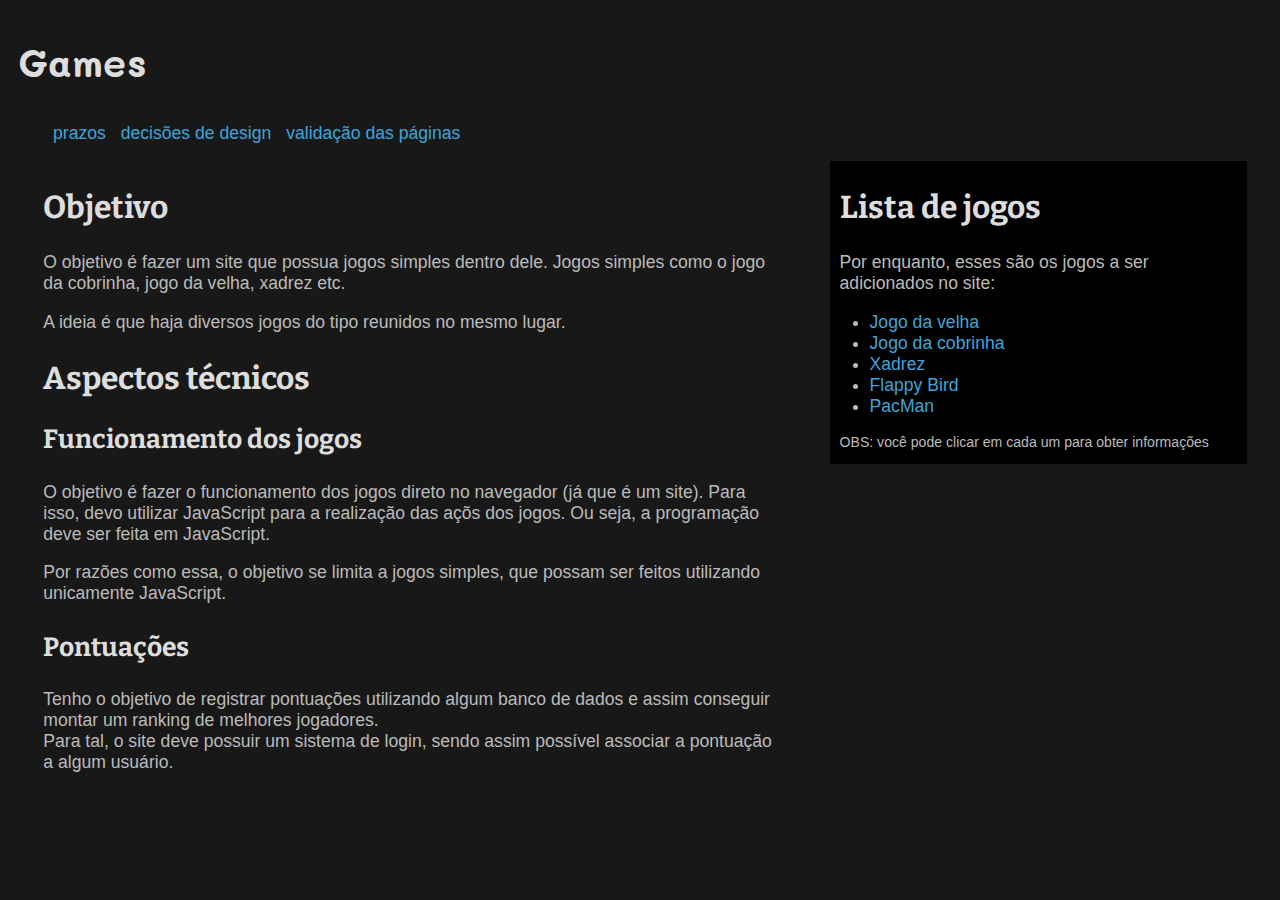
<file: index.html>
<!DOCTYPE html>
<html lang="pt-br">
<head>
    <meta charset="UTF-8">
    <meta http-equiv="X-UA-Compatible" content="IE=edge">
    <meta name="viewport" content="width=device-width, initial-scale=1.0">
    <title>Tema projeto</title>
    <link rel="shortcut icon" href="favicon.ico" type="image/x-icon">
    <link rel="stylesheet" href="css/style.css">
</head>
<body>
    <h1 id="games">Games</h1>
    <nav>
        <ul>
            <li><a href="parte-tecnica/prazos.html" target="_self" rel="next">prazos</a></li>
            <li><a href="parte-tecnica/design.html">decisões de design</a></li>
            <li><a href="parte-tecnica/validacao.html" target="_self" rel="next">validação das páginas</a></li>
        </ul>
    </nav>
    <div id="main">
    <article>
        <section>
            <h2>Objetivo</h2>
            <p>O objetivo é fazer um site que possua jogos simples dentro dele. Jogos simples como o jogo da cobrinha, jogo da velha, xadrez etc.</p>
            <p>A ideia é que haja diversos jogos do tipo reunidos no mesmo lugar.</p>
        </section>
    </article>

    <article>
        <h2>Aspectos técnicos</h2>
            <section>
                <h3>Funcionamento dos jogos</h3>
                <p>O objetivo é fazer o funcionamento dos jogos direto no navegador (já que é um site). Para isso, devo utilizar JavaScript para a realização das açõs dos jogos. Ou seja, a programação deve ser feita em JavaScript.</p>
                <p>Por razões como essa, o objetivo se limita a jogos simples, que possam ser feitos utilizando unicamente JavaScript.</p>
            </section>
            <section>
                <h3>Pontuações</h3>
                <p>Tenho o objetivo de registrar pontuações utilizando algum banco de dados e assim conseguir montar um ranking de melhores jogadores. <br>
                Para tal, o site deve possuir um sistema de login, sendo assim possível associar a pontuação a algum usuário.</p>
            </section>
        </article>
    </div>

    <div id="col2">
        <aside>
            <section>
                <h2>Lista de jogos</h2>
                <p>Por enquanto, esses são os jogos a ser adicionados no site:</p>
                <ul>
                    <li><a href="explicacoes/jogodavelha.html" target="_self" rel="next">Jogo da velha</a></li>
                    <li><a href="explicacoes/cobrinha.html" target="_self" rel="next">Jogo da cobrinha</a></li>
                    <li><a href="explicacoes/xadrex.html" target="_self" rel="next">Xadrez</a></li>
                    <li><a href="explicacoes/flappybird.html" target="_self" rel="next">Flappy Bird</a></li>
                    <li><a href="explicacoes/pacman.html" target="_self" rel="next">PacMan</a></li>
                </ul>
                <p id="OBS">OBS: você pode clicar em cada um para obter informações</p>
            </section>
        </aside>

</body>
</html>
</file>
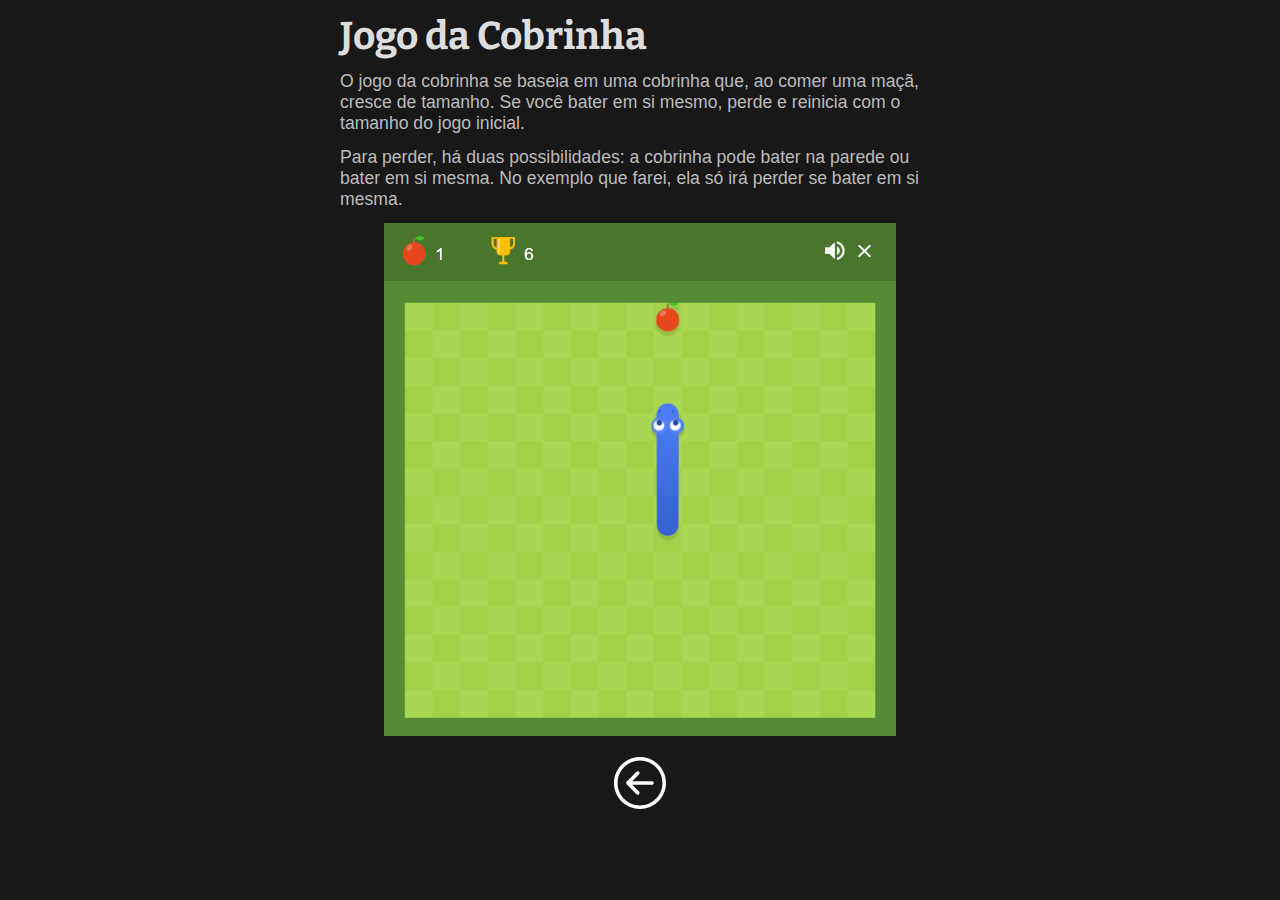
<file: explicacoes/cobrinha.html>
<!DOCTYPE html>
<html lang="pt-br">
<head>
    <meta charset="UTF-8">
    <meta http-equiv="X-UA-Compatible" content="IE=edge">
    <meta name="viewport" content="width=device-width, initial-scale=1.0">
    <title>Jogo da Cobrinha</title>
    <link rel="stylesheet" href="../css/explicacoes.css">
    <link rel="stylesheet" href="../css/style.css">
</head>
<body>
    
    <h1>Jogo da Cobrinha</h1>
    <p>O jogo da cobrinha se baseia em uma cobrinha que, ao comer uma maçã, cresce de tamanho. Se você bater em si mesmo, perde e reinicia com o tamanho do jogo inicial.</p>
    <p>Para perder, há duas possibilidades:
        a cobrinha pode bater na parede ou bater em si mesma.
        No exemplo que farei, ela só irá perder se bater em si mesma.
    </p>
    <picture>
        <source media="(max-width: 480px)" srcset="../imagens/jogo_da_cobrinha_256.png" type="image/png">
        <source media="(max-width: 680px)" srcset="../imagens/jogo_da_cobrinha_350.png" type="image/png">
        <img src="../imagens/jogo_da_cobrinha_512.png" alt="jogo da cobrinha">
    </picture>
    <br>
    <a href="../index.html" target="_self" rel="prev"><img src="../imagens/back-button.svg" alt="Botão voltar" id="back"></a>
</body>
</html>
</file>
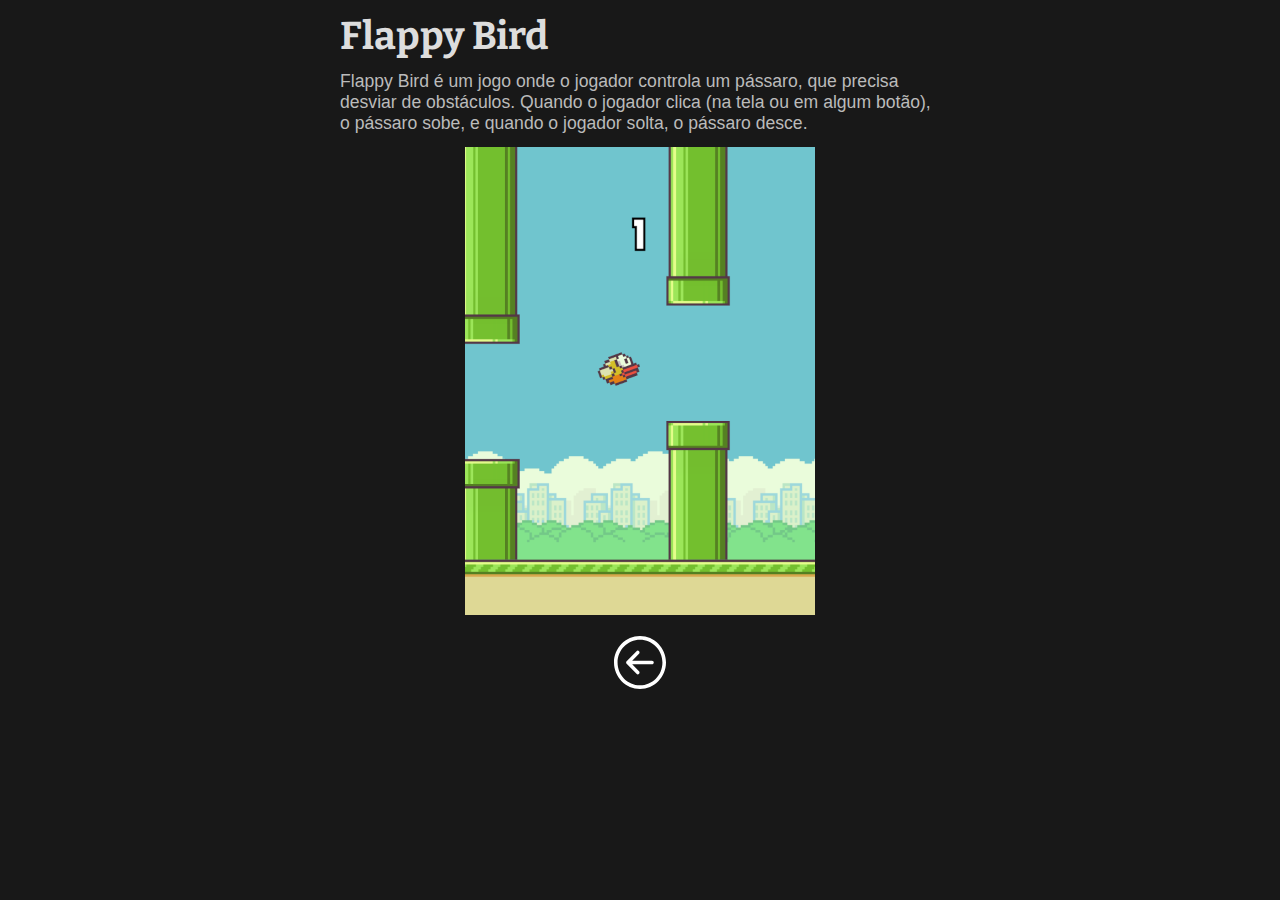
<file: explicacoes/flappybird.html>
<!DOCTYPE html>
<html lang="pt-br">
<head>
    <meta charset="UTF-8">
    <meta http-equiv="X-UA-Compatible" content="IE=edge">
    <meta name="viewport" content="width=device-width, initial-scale=1.0">
    <title>Flappy Bird</title>
    <link rel="stylesheet" href="../css/explicacoes.css">
    <link rel="stylesheet" href="../css/style.css">
</head>
<body>
    <h1>Flappy Bird</h1>
    <p>Flappy Bird é um jogo onde o jogador controla um pássaro, que precisa desviar de obstáculos. Quando o jogador clica (na tela ou em algum botão), o pássaro sobe, e quando o jogador solta, o pássaro desce.</p>

    <picture>
        <source media="(max-width: 680px)" srcset="../imagens/flappy_bird_256.png" type="image/png">
        <img src="../imagens/flappy_bird_350.png" alt="Flappy Bird">
    </picture>
    <br>
    <a href="../index.html" target="_self" rel="prev"><img src="../imagens/back-button.svg" alt="Botão voltar" id="back"></a>
</body>
</html>
</file>
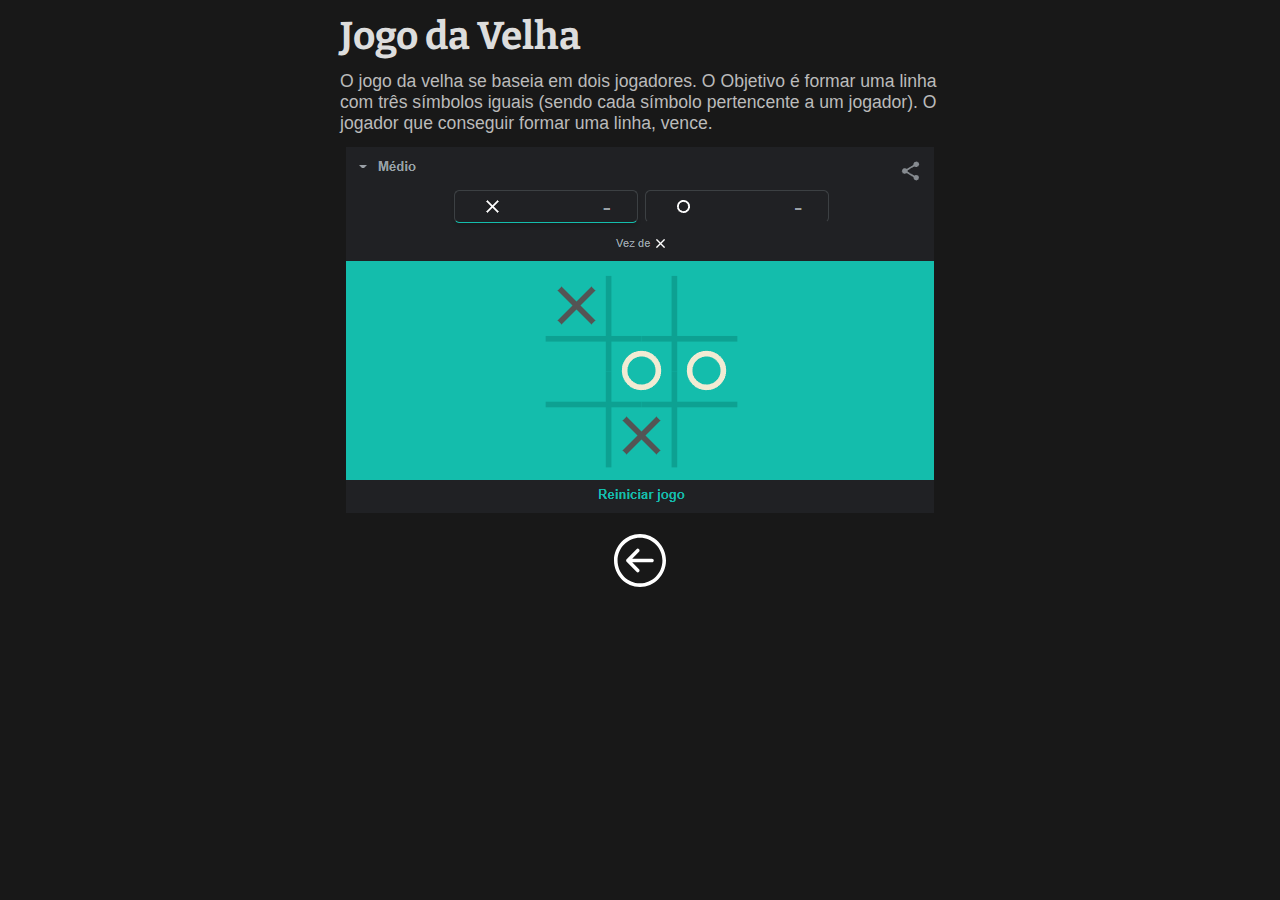
<file: explicacoes/jogodavelha.html>
<!DOCTYPE html>
<html lang="pt-br">
<head>
    <meta charset="UTF-8">
    <meta http-equiv="X-UA-Compatible" content="IE=edge">
    <meta name="viewport" content="width=device-width, initial-scale=1.0">
    <title>Jogo da Velha</title>
    <link rel="stylesheet" href="../css/explicacoes.css">
    <link rel="stylesheet" href="../css/style.css">
</head>
<body>
    <h1>Jogo da Velha</h1>
    <p>
        O jogo da velha se baseia em dois jogadores.
        O Objetivo é formar uma linha com três símbolos iguais (sendo cada símbolo pertencente a um jogador).
        O jogador que conseguir formar uma linha, vence.
    </p>
    <picture>
        <source media="(max-width: 600px)" srcset="../imagens/jogo_da_velha_350.png" type="image/png">
        <img src="../imagens/jogo_da_velha_512.png" alt="jogo da velha">
    </picture><br>

    <a href="../index.html" target="_self" rel="prev"><img src="../imagens/back-button.svg" alt="Botão voltar" id="back"></a>   
</body>
</html>
</file>
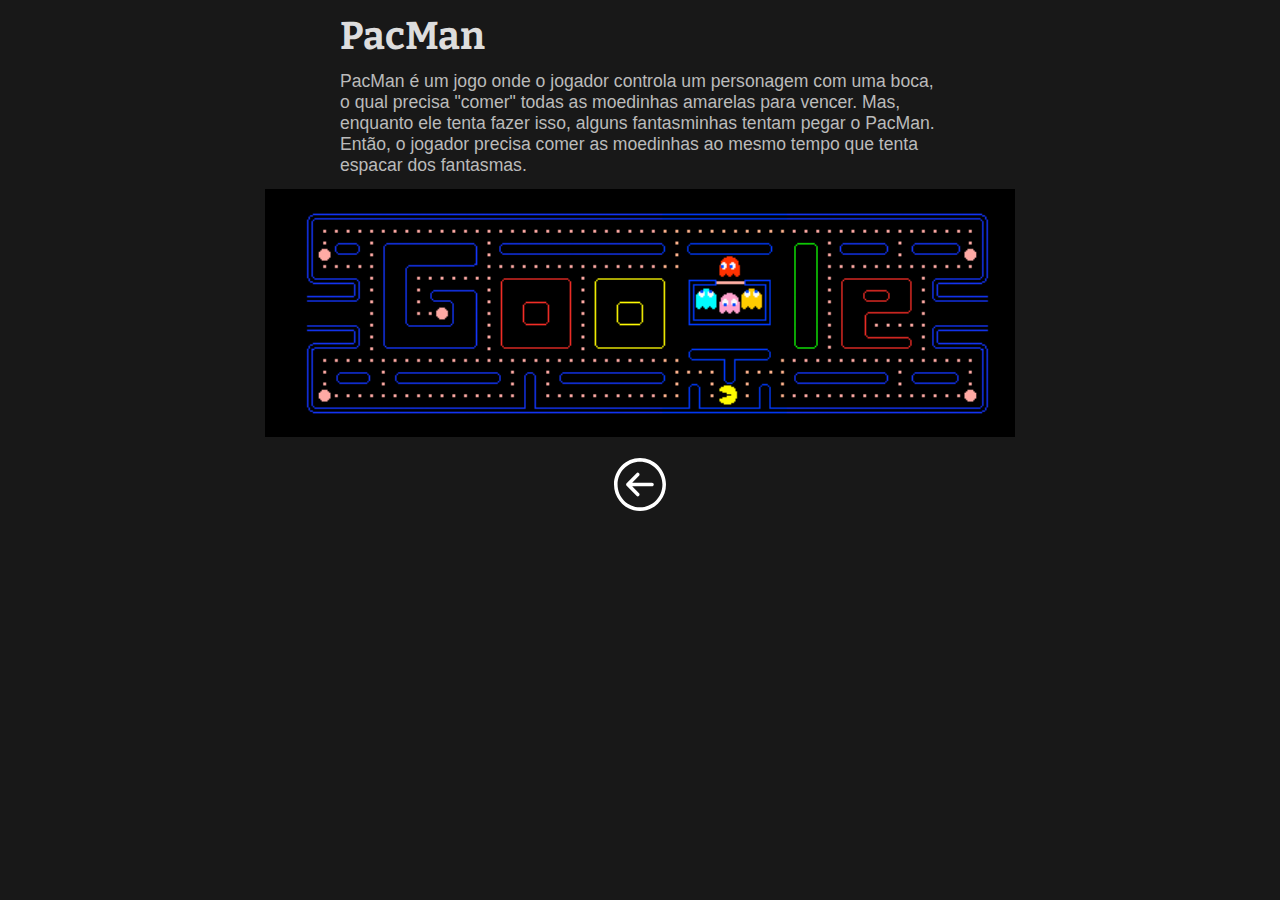
<file: explicacoes/pacman.html>
<!DOCTYPE html>
<html lang="pt-br">
<head>
    <meta charset="UTF-8">
    <meta http-equiv="X-UA-Compatible" content="IE=edge">
    <meta name="viewport" content="width=device-width, initial-scale=1.0">
    <title>PacMan</title>
    <link rel="stylesheet" href="../css/explicacoes.css">
    <link rel="stylesheet" href="../css/style.css">
</head>
<body>
   <h1>PacMan</h1> 
   <p>PacMan é um jogo onde o jogador controla um personagem com uma boca, o qual precisa "comer" todas as moedinhas amarelas para vencer. Mas, enquanto ele tenta fazer isso, alguns fantasminhas tentam pegar o PacMan. Então, o jogador precisa comer as moedinhas ao mesmo tempo que tenta espacar dos fantasmas.</p>

   <picture>
       <source media="(max-width: 380px)" srcset="../imagens/PacMan_256.png" type="image/png">
       <source media="(max-width: 550px)" srcset="../imagens/PacMan_350.png" type="image/png">
       <source media="(max-width: 800px)" srcset="../imagens/PacMan_512.png" type="image/png">
       <img src="../imagens/PacMan.png" alt="Cenário do PacMan">
   </picture>
   <br>
   <a href="../index.html" target="_self" rel="prev"><img src="../imagens/back-button.svg" alt="Botão voltar" id="back"></a>
</body>
</html>
</file>
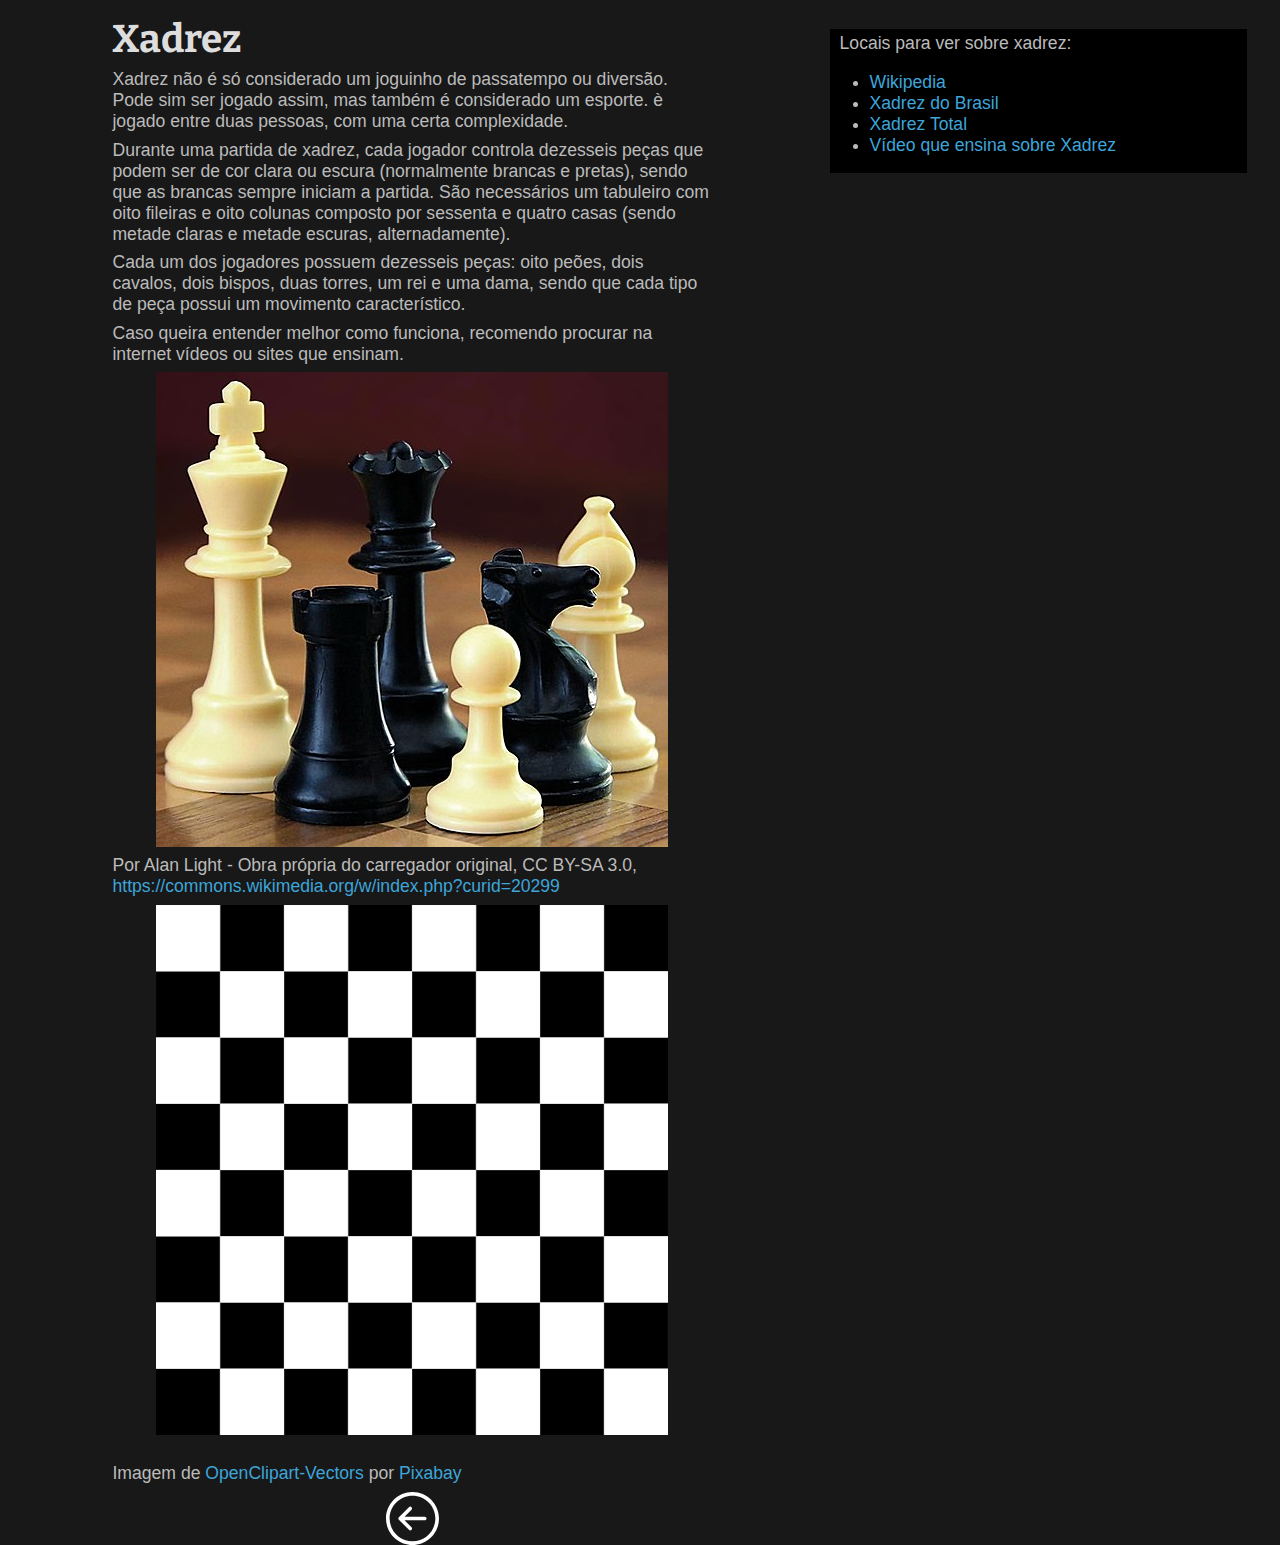
<file: explicacoes/xadrex.html>
<!DOCTYPE html>
<html lang="pt-br">
<head>
    <meta charset="UTF-8">
    <meta http-equiv="X-UA-Compatible" content="IE=edge">
    <meta name="viewport" content="width=device-width, initial-scale=1.0">
    <title>Xadrez</title>
    <link rel="stylesheet" href="../css/explicacoes.css">
    <link rel="stylesheet" href="../css/style.css">
    <style>
    #main {
        float: left;
        width: 60%;
        margin: 0 3% 0 2%;
    }

    #col2 {
        float: left;
        width: 33%;
        margin: 0 2% 0 0;
    }
    
    </style>
</head>
<body>
    <div id="main">
        <h1>Xadrez</h1>
        <p>Xadrez não é só considerado um joguinho de passatempo ou diversão. Pode sim ser jogado assim, mas também é considerado um esporte. è jogado entre duas pessoas, com uma certa complexidade.</p>
        <p>Durante uma partida de xadrez, cada jogador controla dezesseis peças que podem ser de cor clara ou escura (normalmente brancas e pretas), sendo que as brancas sempre iniciam a partida. São necessários um tabuleiro com oito fileiras e oito colunas composto por sessenta e quatro casas (sendo metade claras e metade escuras, alternadamente).</p>
        <p>Cada um dos jogadores possuem dezesseis peças: oito peões, dois cavalos, dois bispos, duas torres, um rei e uma dama, sendo que cada tipo de peça possui um movimento característico.
        </p>
        <p>Caso queira entender melhor como funciona, recomendo procurar na internet vídeos ou sites que ensinam.</p>
        
        <picture>
            <source media="(max-width: 400px)" srcset="../imagens/peças_xadrez_256.jpg">
            <source media="(max-width: 530px)" srcset="../imagens/peças_xadrez_350.jpg">
            <img src="../imagens/peças_xadrez_512.jpg" alt="Algumas peças do tabuleiro de Xadrez">
        </picture>
    
        <p>Por Alan Light - Obra própria do carregador original, CC BY-SA 3.0, <a href="https://commons.wikimedia.org/w/index.php?curid=20299" target="_blank" rel="external">https://commons.wikimedia.org/w/index.php?curid=20299</a></p>

        <picture>
            <source media="(max-width: 400px)" srcset="../imagens/tabuleiro_xadrez_256.png" type="image/png">
            <source media="(max-width: 530px)" srcset="../imagens/tabuleiro_xadrez_350.png" type="image/png">
            <img src="../imagens/tabuleiro_xadrez_512.png" alt="Tabuleiro de xadrez">
        </picture>
        <br>
        <p>Imagem de <a href="https://pixabay.com/pt/users/openclipart-vectors-30363/?utm_source=link-attribution&amp;utm_medium=referral&amp;utm_campaign=image&amp;utm_content=157165" target="_blank" rel="external">OpenClipart-Vectors</a> por <a href="https://pixabay.com/pt/?utm_source=link-attribution&amp;utm_medium=referral&amp;utm_campaign=image&amp;utm_content=157165" target="_blank" rel="external">Pixabay</a></p>
        <a href="../index.html" target="_self" rel="prev"><img src="../imagens/back-button.svg" alt="Botão voltar" id="back"></a>
    </div>
    <br>

    <div id="col2">
        <p>Locais para ver sobre xadrez:</p>
        <ul>
            <li><a href="https://pt.wikipedia.org/wiki/Xadrez" target="_blank" rel="external">Wikipedia</a></li>
            <li><a href="https://xadrezdobrasil.com/" target="_blank" rel="external">Xadrez do Brasil</a></li>
            <li><a href="https://xadreztotal.com.br/" target="_blank" rel="external">Xadrez Total</a></li>
            <li><a href="https://www.youtube.com/watch?v=S1LsUT7jjDI&ab_channel=XadrezBrasil" target="_blank" rel="external">Vídeo que ensina sobre Xadrez</a></li>
        </ul>
    </div>

</body>
</html>
</file>
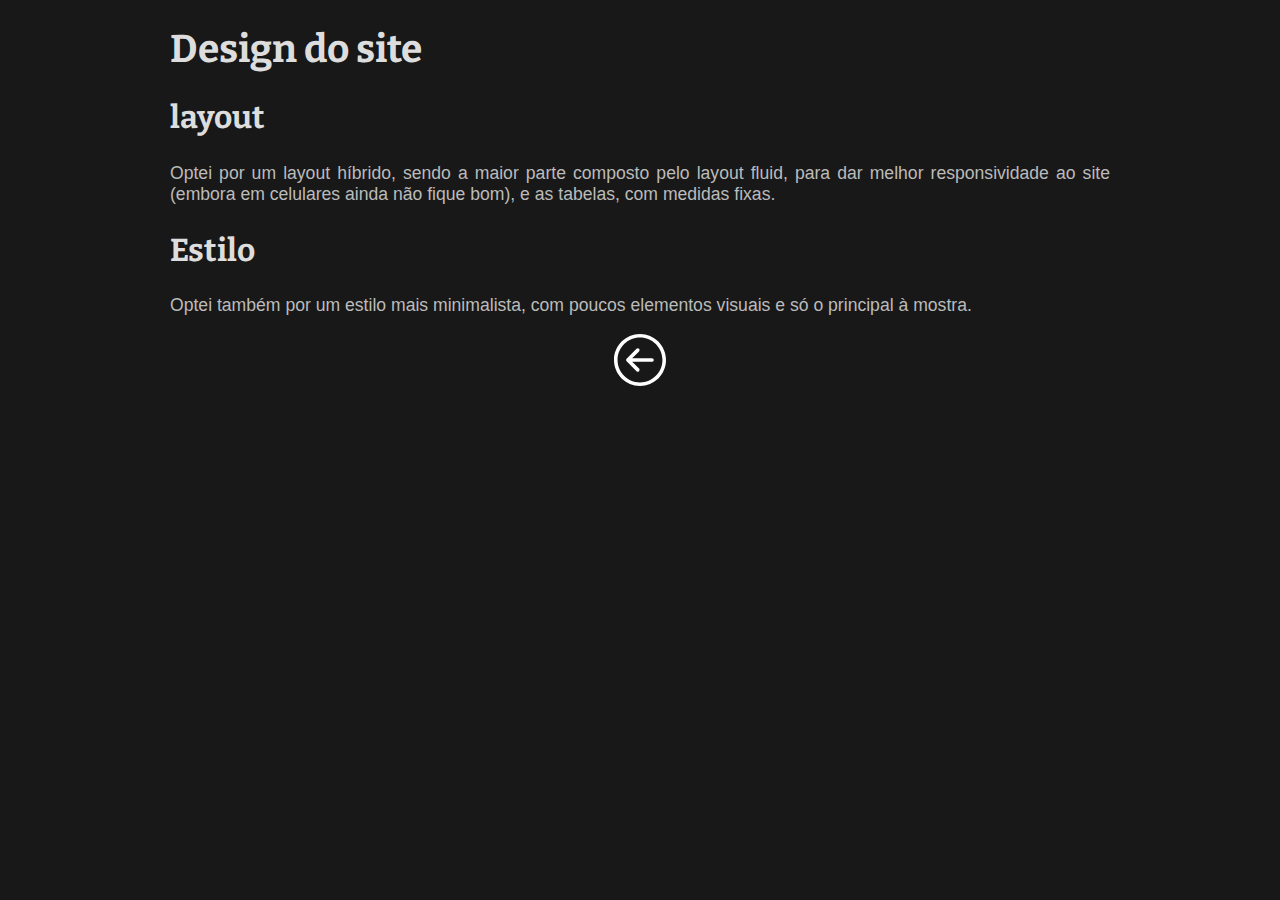
<file: parte-tecnica/design.html>
<!DOCTYPE html>
<html lang="pt-br">
<head>
    <meta charset="UTF-8">
    <meta http-equiv="X-UA-Compatible" content="IE=edge">
    <meta name="viewport" content="width=device-width, initial-scale=1.0">
    <title>Decisões de design</title>
    <link rel="stylesheet" href="../css/style.css">
    <link rel="stylesheet" href="../css/ptecnica.css">
</head>
<body>
    <div class="content">
        <h1>Design do site</h1>
        <h2>layout</h2>
        <p>Optei por um layout híbrido, sendo a maior parte composto pelo layout fluid, para dar melhor responsividade ao site (embora em celulares ainda não fique bom), e as tabelas, com medidas fixas.</p>
        <h2>Estilo</h2>
        <p>Optei também por um estilo mais minimalista, com poucos elementos visuais e só o principal à mostra.
        </p>
        <a href="../index.html" target="_self" rel="prev"><img src="../imagens/back-button.svg" alt="Botão voltar" id="back"></a>
    </div>
</body>
</html>
</file>
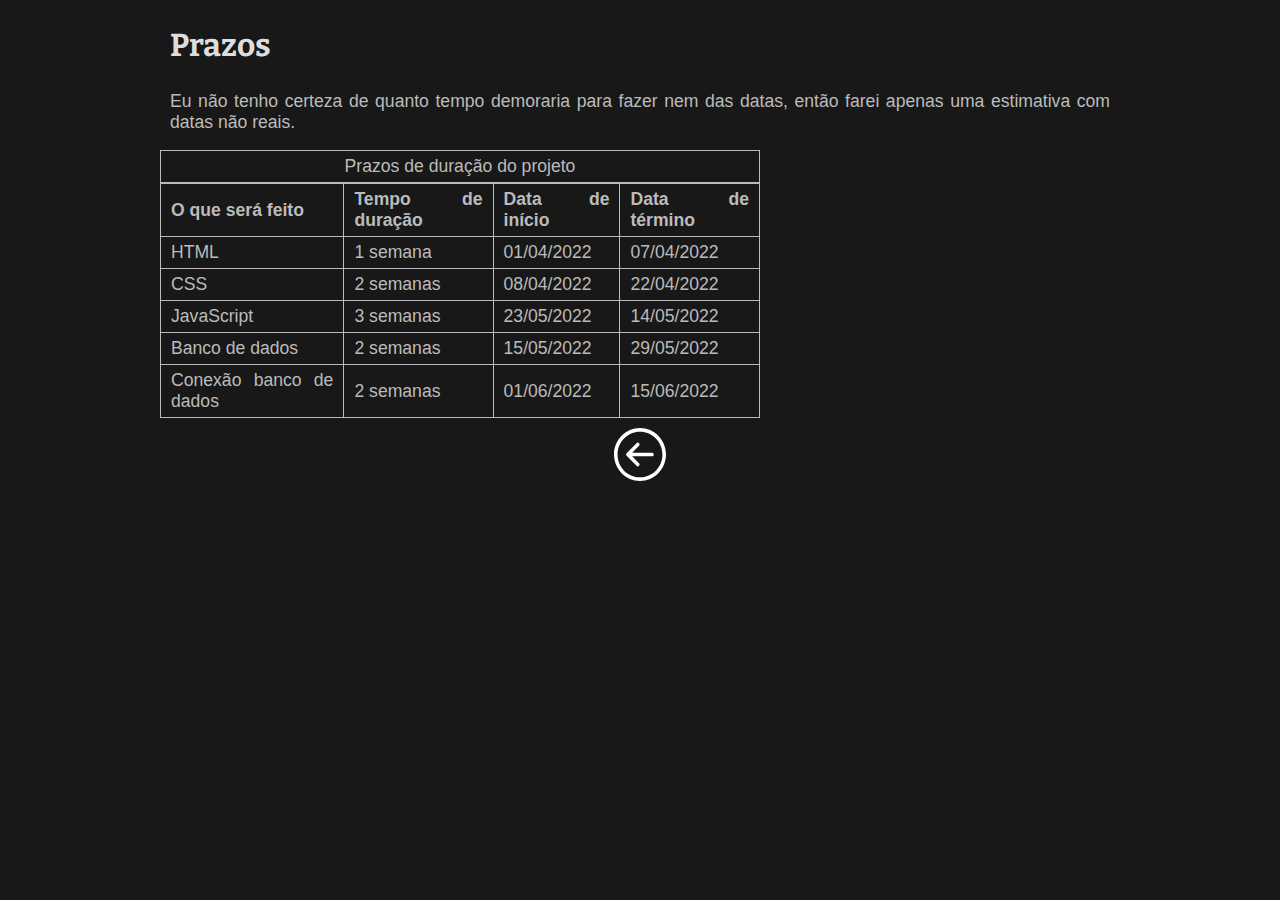
<file: parte-tecnica/prazos.html>
<!DOCTYPE html>
<html lang="pt-br">
<head>
    <meta charset="UTF-8">
    <meta http-equiv="X-UA-Compatible" content="IE=edge">
    <meta name="viewport" content="width=device-width, initial-scale=1.0">
    <title>Prazos</title>
    <link rel="stylesheet" href="../css/style.css">
    <link rel="stylesheet" href="../css/ptecnica.css">
</head>
<body>
    <div class="content">

        <article>
            <section>
                <h2>Prazos</h2>
                <p>Eu não tenho certeza de quanto tempo demoraria para fazer nem das datas, então farei apenas uma estimativa com datas não reais.</p>
        </section>
        <div class="tabela">
            <table>
                <caption>Prazos de duração do projeto</caption>
                <thead>
                    <tr>
                        <th scope="col">O que será feito</th>
                        <th scope="col">Tempo de duração</th>
                        <th scope="col">Data de início</th>
                        <th scope="col">Data de término</th>
                    </tr>
                </thead>
                <tbody>
                    <tr>
                        <td>HTML</td>
                        <td>1 semana</td>
                        <td>01/04/2022</td>
                        <td>07/04/2022</td>
                    </tr>
                    <tr>
                        <td>CSS</td>
                        <td>2 semanas</td>
                        <td>08/04/2022</td>
                        <td>22/04/2022</td>
                    </tr>
                    <tr>
                        <td>JavaScript</td>
                        <td>3 semanas</td>
                        <td>23/05/2022</td>
                        <td>14/05/2022</td>
                    </tr>
                    <tr>
                        <td>Banco de dados</td>
                        <td>2 semanas</td>
                        <td>15/05/2022</td>
                        <td>29/05/2022</td>
                    </tr>
                    <tr>
                        <td>Conexão banco de dados</td>
                        <td>2 semanas</td>
                        <td>01/06/2022</td>
                        <td>15/06/2022</td>
                    </tr>
                </table>
            </div>
            <a href="../index.html" target="_self" rel="prev"><img src="../imagens/back-button.svg" alt="Botão voltar" id="back"></a>
        </article>
    </div>
</body>
</html>
</file>
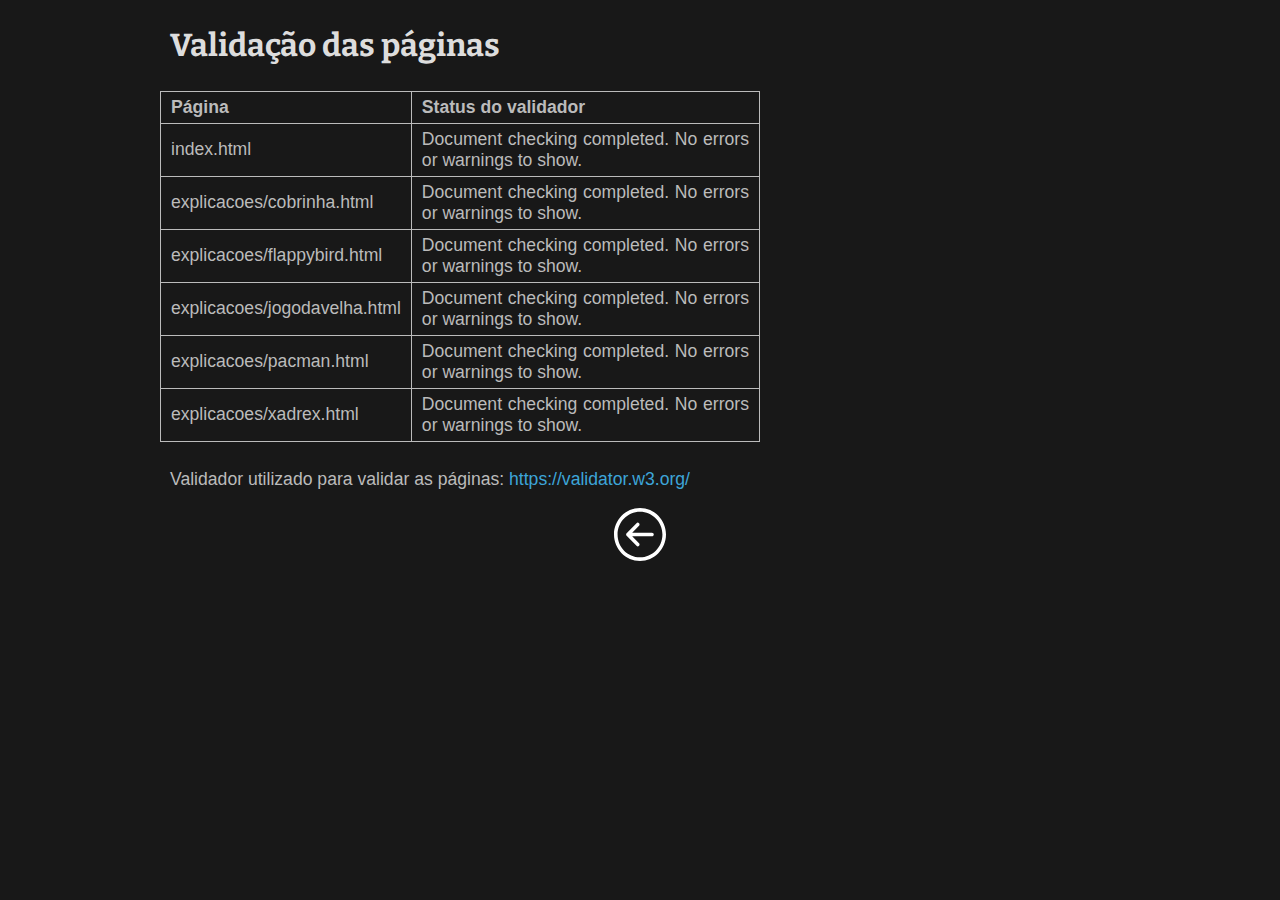
<file: parte-tecnica/validacao.html>
<!DOCTYPE html>
<html lang="pt-br">
<head>
    <meta charset="UTF-8">
    <meta http-equiv="X-UA-Compatible" content="IE=edge">
    <meta name="viewport" content="width=device-width, initial-scale=1.0">
    <title>Validação HTML</title>
    <link rel="stylesheet" href="../css/style.css">
    <link rel="stylesheet" href="../css/ptecnica.css">
</head>
<body>

    <div class="content">
        <h2>Validação das páginas</h2>
            <div class="tabela">
                <table>
                    <thead>
                        <tr>
                            <th scope="col">Página</th>
                            <th scope="col">Status do validador</th>
                        </tr>
                    </thead>
                    <tbody>
                        <tr>
                            <td>index.html</td>
                            <td>Document checking completed. No errors or warnings to show.</td>
                        </tr>
                        <tr>
                            <td>explicacoes/cobrinha.html</td>
                            <td>Document checking completed. No errors or warnings to show.</td>
                        </tr>
                        <tr>
                            <td>explicacoes/flappybird.html</td>
                            <td>Document checking completed. No errors or warnings to show.</td>
                        </tr>
                        <tr>
                            <td>explicacoes/jogodavelha.html</td>
                            <td>Document checking completed. No errors or warnings to show.</td>
                        </tr>
                        <tr>
                            <td>explicacoes/pacman.html</td>
                            <td>Document checking completed. No errors or warnings to show.</td>
                        </tr>
                        <tr>
                            <td>explicacoes/xadrex.html</td>
                            <td>Document checking completed. No errors or warnings to show.</td>
                        </tr>
                    </tbody>
                </table>
            </div>
            <p>Validador utilizado para validar as páginas:
                <a href="https://validator.w3.org/" target="_blank" rel="external">https://validator.w3.org/</a>
            </p>
            <a href="../index.html" target="_self" rel="prev"><img src="../imagens/back-button.svg" alt="Botão voltar" id="back"></a>
    </div>
</body>
</html>
</file>
<file: css/style.css>
@import url('https://fonts.googleapis.com/css2?family=Mali&display=swap');
@import url('https://fonts.googleapis.com/css2?family=Bitter&display=swap');


:root {
    --azul: #3DA5D9;
    --font: #bbbbbb;
    --title: #dddddd;
    --background: #181818;
    --laranja: #EA7317;
}

body {
    font: normal 1.1em Arial, Helvetica, sans-serif;
    color: var(--font);
    background-color: var(--background);
}

h1, h2, h3 {
    font-family: 'Bitter', serif;
    color: var(--title);
    padding: 0 10px;
}

h1 {
    font-size: 2.2em;
}

h2 {
    font-size: 1.8em;
}

h3 {
    font-size: 1.5em;
}

p {
    padding: 0 10px;
}

::-moz-selection { /* Code for Firefox */
    color: #000;
    background: #FFF;
}
  
::selection {
    color: #000;
    background: #FFF;
  }

#main {
    float: left;
    width: 60%;
    margin: 0 3% 0 2%;
}

#col2 {
    float: left;
    width: 33%;
    margin: 0 2% 0 0;
    background-color: #000;
}

#games {
    font-family: 'Mali', 'Cursive';
    padding: 10px 10px 10px 10px;
}

a {
    color: var(--azul);
    text-decoration: none;
}

a:hover {
    text-decoration: underline;
}

a:active {
    color: var(--laranja);
}

table {
    width: 600px;
    border-collapse: collapse;
}

th, td, caption {
    border: 1px solid var(--font);
    padding: 5px 10px;
}

.tabela {
    overflow-x: auto;
}

#OBS {
    font-size: 0.8em;
}

nav li {
    list-style-type: none;
    display: inline-block;
    padding: 0 5px;
}
</file>
<file: css/explicacoes.css>
h1, p {
    max-width: 600px;
    margin: 1% auto 1% auto;
}

img {
    display: block;
    margin: auto;
}

#back {
    width: 3em;
}
</file>
<file: css/ptecnica.css>
body {
    text-align: justify;
}

.content {
    margin: 0 auto;
    max-width: 960px;
}

img {
    display: block;
    margin: auto;
}

#back {
    width: 3em;
}

table {
    margin-bottom: 10px;
}
</file>
